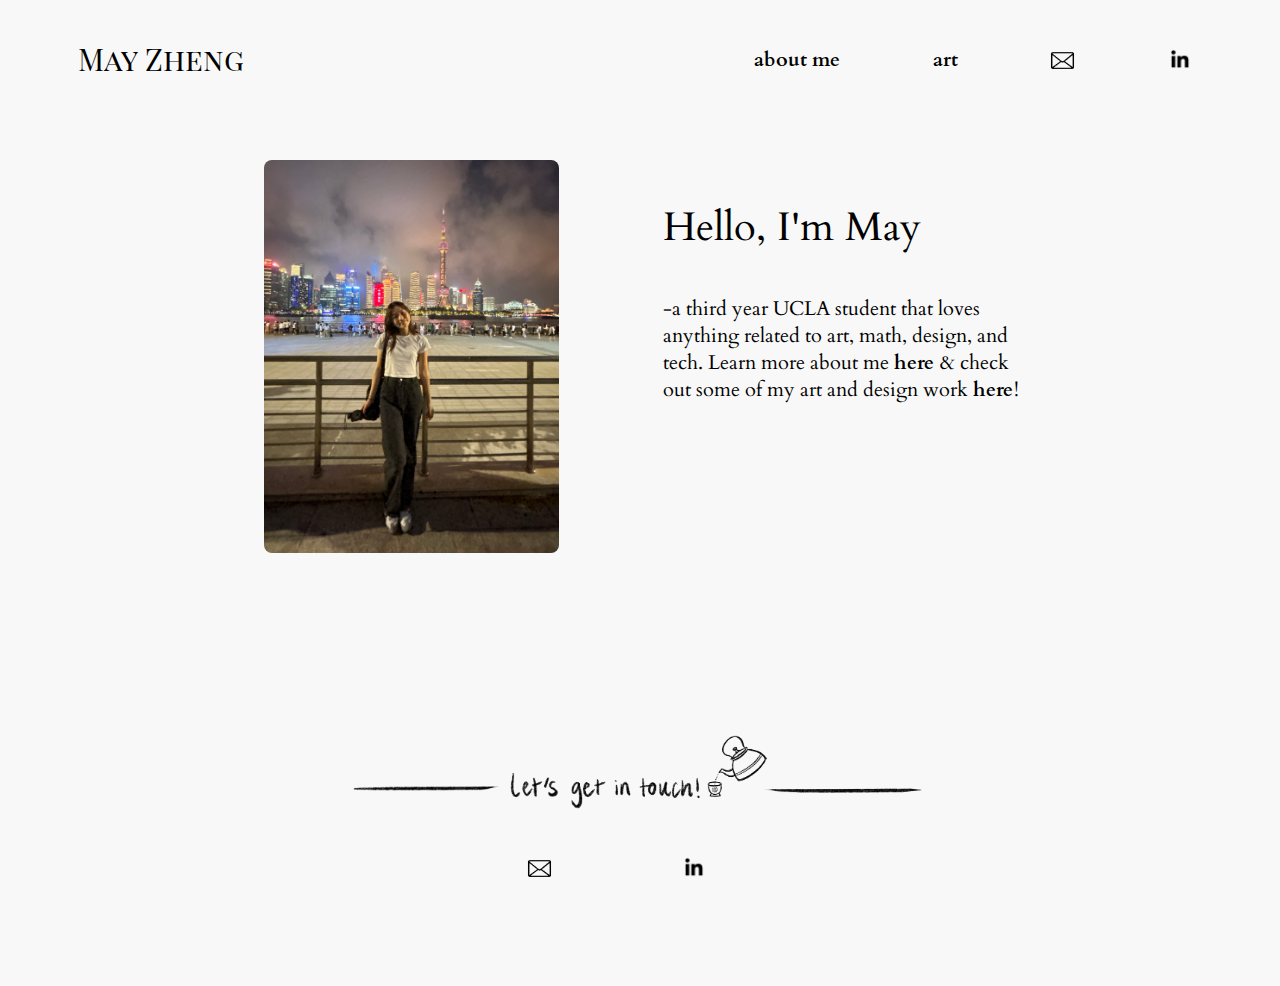
<file: index.html>
<!DOCTYPE html>
<html>
  <head>
    <title>MayZheng.com</title>
    <link rel = "stylesheet" href = "styles/general.css">
    <link rel = "stylesheet" href = "styles/index.css">

    <link rel="preconnect" href="https://fonts.googleapis.com">
    <link rel="preconnect" href="https://fonts.gstatic.com" crossorigin>
    <link href="https://fonts.googleapis.com/css2?family=Playfair+Display+SC:wght@400;700&display=swap" rel="stylesheet">

    <link rel="preconnect" href="https://fonts.googleapis.com">
    <link rel="preconnect" href="https://fonts.gstatic.com" crossorigin>
    <link href="https://fonts.googleapis.com/css2?family=Alegreya:wght@400;500;600;700&family=Cardo:ital,wght@0,400;0,700;1,400&display=swap" rel="stylesheet">

    <meta name="viewport" content="width=device-width,initial-scale=1"/>
    <meta charset="UTF-8">

  </head>

  <body>

    <div class = "header">

      <div class = "name-container">
        <a href="index.html">
          <button class = "homepage-button">
            <p class = "name"> May&nbsp;Zheng</p>
          </button>
        </a>
      </div>

      <div class = "header-menu">
        <a href="aboutme.html">
          <button class = "about-me-button">
            about me
          </button>
        </a>
        <!-- <a href = "educationexperiences.html">
          <button class = "education-experiences-button">
            education & experiences
          </button>
        </a> -->
        <a href = "art.html">
          <button class = "art-button">
            art
          </button>
        </a>
        <a href="mailto:mayzheng@g.ucla.edu" class="email-link">
          <button class = "email-button">
              <img class = "email-icon" src = "images/email.png">
          </button>
        </a>
        <a href="https://www.linkedin.com/in/may-zheng-32513a1ab/" target="_blank" class="linkedin-link">
          <button class = "linkedin-button">
              <img class = "linkedin-icon" src = "images/linkedin.png">
          </button>
        </a>
      </div>

      <div class="navbar">
        <div class="dropdown">
          <button class="dropdown-button">
            <img class = "dropdown-icon" src = "images/dropdown-icon.png">
          </button>
          <div class="dropdown-content">
            <a href="aboutme.html">about me</a>
            <a href="art.html">art</a>
            <a href="mailto:mayzheng@g.ucla.edu" class="email-link">
              <button class = "email-button custom-button">
                <img class = "email-icon" src = "images/email.png">
              </button>
            </a>
            <a href="https://www.linkedin.com/in/may-zheng-32513a1ab/" target="_blank" class="linkedin-link">
              <button class = "linkedin-button custom-button">
                <img class = "linkedin-icon" src = "images/linkedin.png" >
              </button>
            </a>
          </div>
        </div>
      </div>
    </div>



    <!-- <div class = "cover"> 
      <img class="cover-image" src = "images/cover-image.JPG">
      <div class = "welcome">
        <img class = "welcome-icon" src = "images/welcome-icon.png">
      </div>
      <img class="cover-image" src = "images/homepagephoto.JPG">
    </div> -->

    <div class = "homepage">
      <div class = "homepage-photo">
        <img class="cover-image" src = "images/homepagephoto.JPG">
      </div>
      <div class = "homepage-text">
        <p class = "homepage-intro">
          Hello, I'm May
        </p>
        <p class = "homepage-body">
          -a third year UCLA student that loves anything related to art, math, design, and tech.
          Learn more about me <a class = "here" href="aboutme.html"> here </a>
          & check out some of my art and design work <a class = "here" href="art.html"> here</a>!
        </p>
      </div> 
    </div>
    
    <div class = "footer">
      <img class = "footer-image" src = "images/letsgetintouch.png">
      <div class = "socials">
        <a href="mailto:mayzheng@g.ucla.edu" class="email-link">
          <button class = "email-footer">
            <img class = "email-icon" src = "images/email.png">
          </button>
        </a>
        <a href="https://www.linkedin.com/in/may-zheng-32513a1ab/" target="_blank" class="linkedin-link">
          <button class = "linkedin-footer">
            <img class = "linkedin-icon" src = "images/linkedin.png" >
          </button>
        </a>
      </div>
    </div>


  </body>
</html>
</file>
<file: styles/general.css>
body{
  background-color: #f8f8f8;
  margin-bottom: 100px;
  width: 100%;
}

.header{
  display: flex;
  flex-direction: row;
  justify-content: space-between;
  position: sticky;
  z-index: 100;
  background-color: #f8f8f8;
  padding-top: 30px;
  padding-bottom: 40px;

}

.homepage-button{
  border: none;
  background-color: #f8f8f8;
  cursor: pointer;
}

.homepage-button:hover{
  opacity: 0.8;
}

.name-container{
  margin-left: 5%;
}

.name{
  display: inline;
  text-align: center;
  font-family: Playfair Display SC;
  font-size: 30px;
  color: black;
  font-weight: 500;
  white-space: nowrap;
}

.name:hover{
  color: #f088a7;
}

.header-menu{
  display: flex;
  flex-direction: row;
  align-items: center;
  justify-content: space-between;
  margin-right: 90px;
  width: 450px;
}

.about-me-button{
  cursor: pointer;
  background-color: #f8f8f8;
  border: none;
  font-family: cardo;
  font-size: 20px;
  color: black;
  font-weight: 700;
}

.about-me-button:hover{
  color: #f088a7;
}

/* .education-experiences-button{
  cursor: pointer;
  background-color: #f8f8f8;
  border: none;
  font-family: cardo;
  font-size: 20px;
  color: #486085;
  font-weight: 700;
}

.education-experiences-button:hover{
  text-decoration: underline;
} */

.art-button{
  cursor: pointer;
  background-color: #f8f8f8;
  border: none;
  font-family: cardo;
  font-size: 20px;
  color: black;
  font-weight: 700;
}

.art-button:hover{
  color: #f088a7;
}

.email-button{
  cursor: pointer;
  background-color: #f8f8f8;
  border: none;
}

.email-icon{
  height: 27px;
  margin-top: 5px;
}

.linkedin-button{
  cursor: pointer;
  background-color: #f8f8f8;
  border: none;
}

.linkedin-icon{
  height: 24px;
  margin-top: 3px;
}

.dropdown-button{
  cursor: pointer;
  background-color: #f8f8f8;
  border: none;
}

.dropdown-icon{
  height: 24px;
  margin-top: 10px;
}

.navbar{
  display: none;
}

@media (max-width: 1000px){
  .name{
    font-size: 40px;
    white-space: nowrap;
  }

  .header-menu {
    /* width: 100%;  */
    justify-content: space-around; 
    margin-left: 100px;
    width: 400px;
  }

  .about-me-button, .education-experiences-button, .art-button{
    font-size: 16px;
  }

  .email-icon, .linkedin-icon{
    height: 20px;
  }
}


@media (max-width: 768px){
  .name{
    font-size: 30px;
    white-space: nowrap;
  }

  .header-menu{
    display: none;
  }

  .navbar{
    display: block;
    margin-right: 5%;
  }

  .dropdown-content{
    display: none;
    position: absolute;
    background-color: #f8f8f8;
    min-width: 300px;
    z-index: 1;
    right: 0;
    box-shadow: 0px 8px 16px 0px rgba(0,0,0,0.2);
  }

  .dropdown-content a {
    padding-right: 10px;
    padding-left: 35px;
    padding-bottom: 10px;
    padding-top: 20px;
    text-decoration: none;
    display: block;
    font-family: cardo;
    font-size: 20px;
    color: black;
    font-weight: 700;
  }

  .custom-button.email-button, .custom-button.linkedin-button{
    margin-left: -7px;
  }

  /* Show the dropdown content on hover */
  .dropdown:hover .dropdown-content {
    display: block;
  }
}

.footer{
  margin: auto;
  margin-top: 100px;
  width: 50%;
  min-width: 250px;
}

.footer-image{
  max-width: 100%;
}

.socials{
  display: flex;
  flex-direction: row;
  align-items: center;
  justify-content: space-between;
  margin-left: 30%;
  margin-right: 40%;
  margin-top: -7%;
}

.email-footer{
  cursor: pointer;
  background-color: #f8f8f8;
  border: none;
}

.linkedin-footer{
  cursor: pointer;
  background-color: #f8f8f8;
  border: none;
}
</file>
<file: styles/index.css>
/* .cover{
  display: flex;
  justify-content: center;
  position: relative;
  width: 85%;
  max-width: 1000px;
  margin: auto;
  margin-top: 10px;
} */

/* .welcome{
  position: absolute;
  bottom: 30px;
  right: 60px;
}

.welcome-icon{
  height: 30px;
  z-index: 100;
} */

.cover-image{
  width: 80%;
  border-radius: 8px;
  height: auto;
}

.homepage{
  width: 60%;
  margin: auto;
  margin-top: 40px;
  display: flex;
  flex-direction: row;
}

.homepage-photo{
  flex: 1;
  padding-right: 2%;
}

.homepage-text{
  flex: 1;
  padding-left: 2%;
}

.homepage-intro{
  text-align: left;
  font-family: Cardo;
  font-size: 60px;
  font-weight: 500;
}

.homepage-body{
  text-align: left;
  font-family: Cardo;
  font-size: 20px;
  font-weight: 500;
}

.here{
  color: black;
  text-decoration: none;
  font-weight: 700;
}

.here:hover{
  color: #f088a7;
}

@media screen and (max-width: 1400px) {
  .homepage-intro{
    font-size: 40px;
  }
}

@media screen and (max-width: 990px) {
  .homepage{
    flex-direction: column;
    margin-right: 15%
  }
  .homepage-body{
    margin-right: 18%;
  }
}

@media screen and (max-width: 500px) {
   .homepage-intro{
    font-size: 30px;
   }
}

/* @media (max-width: 768px){
  .welcome{
    bottom: 20px;
    right: 50px;
  }
  .welcome-icon{
    height: 20px;
  }
}

@media (max-width: 425px){
  .welcome-icon{
    display: none;
  }
} */
</file>
